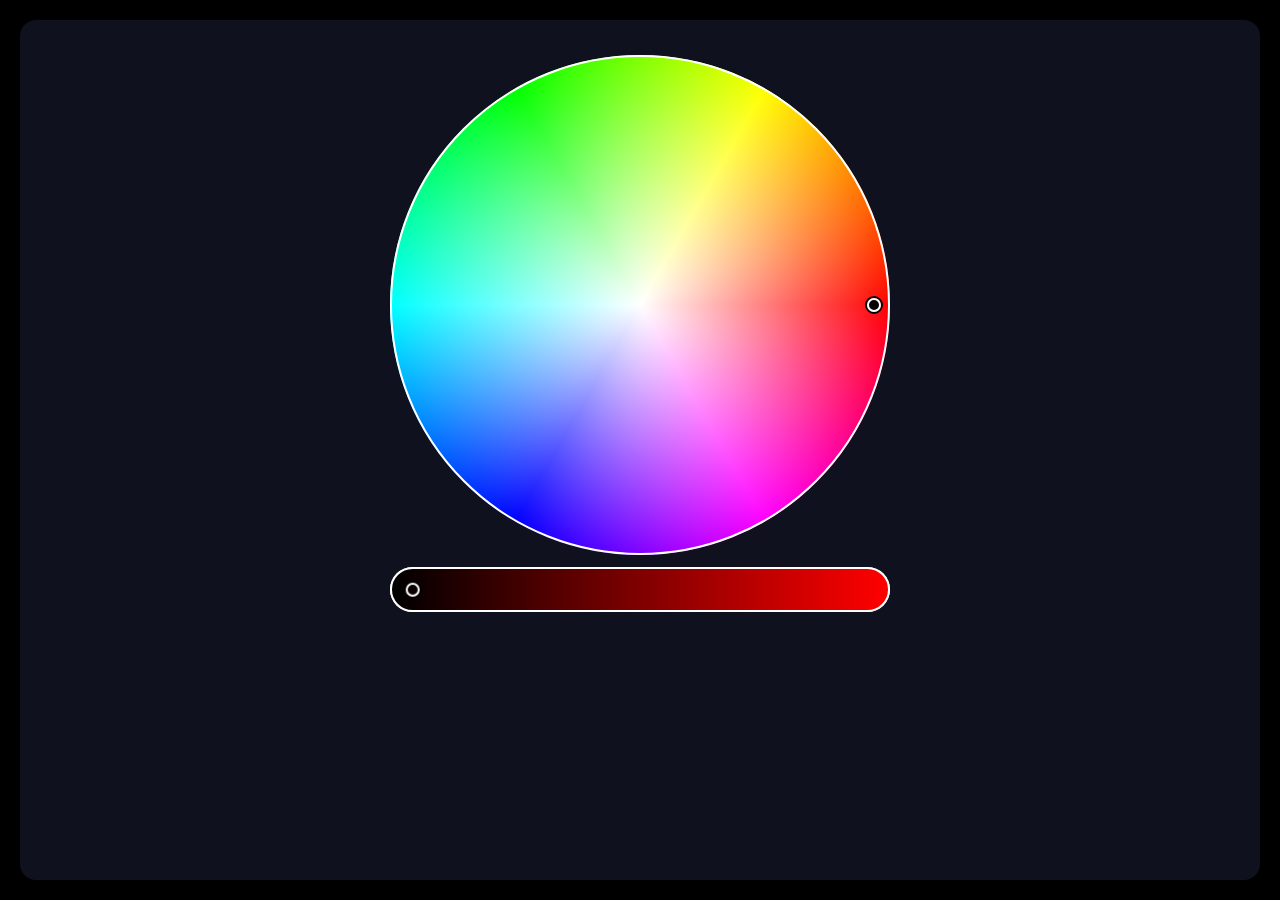
<file: Codigos Proyectos/Proyecto_4/data/index.html>
<!DOCTYPE html>
    <head>
        <title>ESP32 WebSocket Color Picker</title>
        <link rel="stylesheet" href="css/main.css">
        <script src="js/iro.min.js"></script>
        <script src="js/iro_picker.js"></script>
        <script>
            const WEB_SERVER_IP = true ? '192.168.129.8' : '%WEB_SERVER_IP%';
            const WEBSOCKET_ADDRESS = 'ws://' + WEB_SERVER_IP + '/ws';
        </script>
        <script src="js/socket.js"></script>
    </head>
    <body>
        <div class="container">
            <div class="content">          
                <div id="color" class="picker"></div>
            </div>
        </div>
    </body>
</html>
</file>
<file: Codigos Proyectos/Proyecto_4/data/css/main.css>
:root {
    --picker-width: 500px;
}

body, html {
    height: 100%;
    width: 100%;
    margin: 0;
    background: black;
    color: white;
    overflow: hidden;
}

.container {
    min-height: calc(100% - 2 * 20px);
    margin: 20px;
    background: #0f111f;
    border-radius: 16px;
    text-align: center;
}

.content {
    padding: 35px 50px;
}

.picker {
    max-width: var(--picker-width);
    margin: auto;
}
</file>
